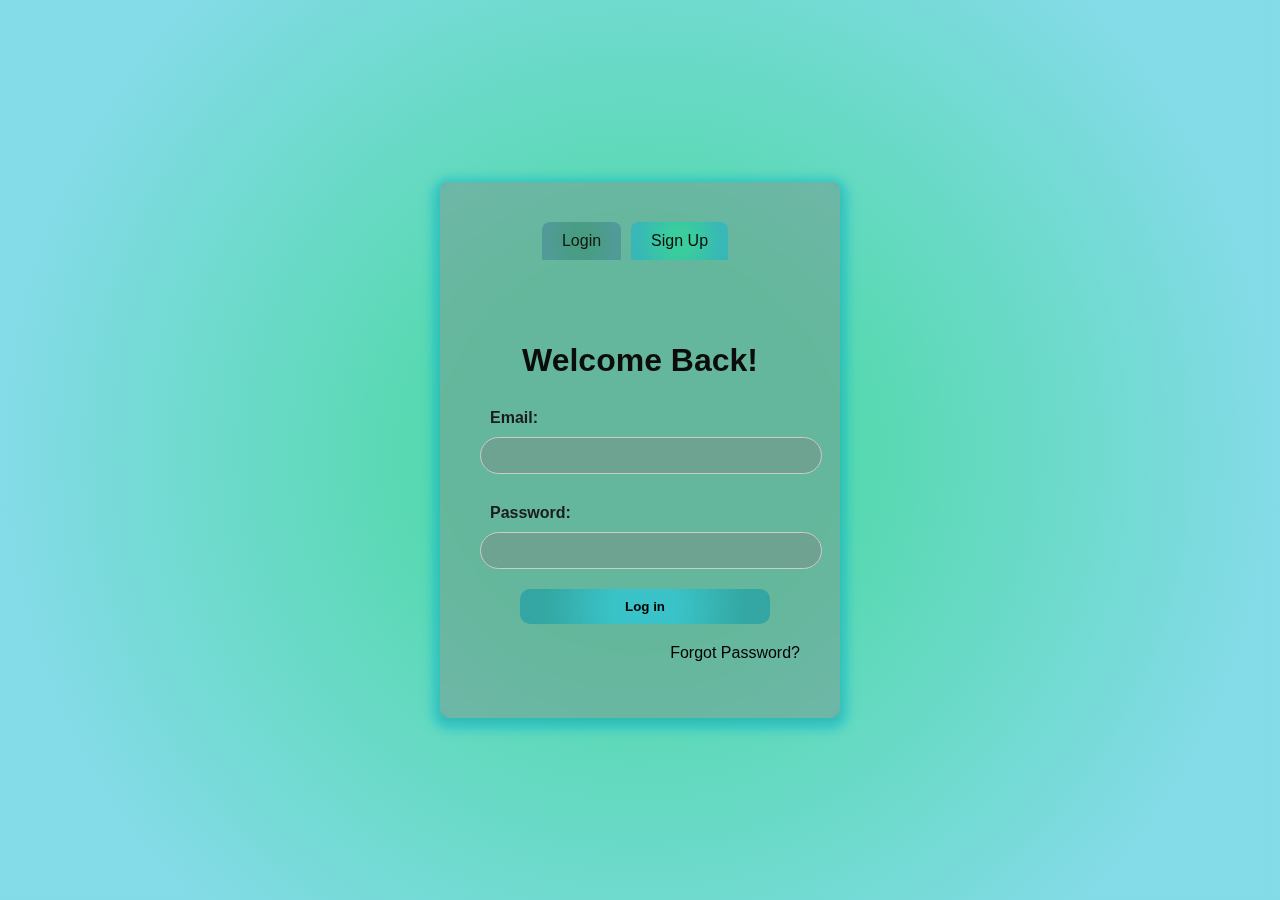
<file: login.html>
<!DOCTYPE html>
<html lang="en">
<head>
    <meta charset="UTF-8">
    <meta name="viewport" content="width=device-width, initial-scale=1.0">
    <link rel="shortcut icon" href="web dev.png" type="image/x-icon">
    <title>Login/Sign Up </title>

    <style>
        body {
            font-family: Arial, sans-serif;
            margin: 0;
            padding: 0;
            display: flex;
            justify-content: center;
            align-items: center;
            height: 100vh;
            background: rgb(86, 224, 194);
    background: radial-gradient(circle, rgba(50, 209, 156, 0.836) 24%, rgba(10, 184, 207, 0.507) 81%);
            }

        .container {
            box-shadow: 0px 4px 8px 9px rgba(6, 185, 209, 0.432);
  border-radius: 10px;

            display: flex;
            justify-content: center;
            width: 400px;
        }

        .form {
     background-color: rgba(128, 128, 128, 0.377);
    backdrop-filter: blur(5px);
            padding: 40px;
            border-radius: 8px;
            box-shadow: 0 4px 10px rgba(0, 0, 0, 0.1);
            max-width: 400px;
            width: 100%;
        }

        .tab-group {
          
            display: flex;
            justify-content: center;
            margin-bottom: 30px;
        }

        .tab {
            cursor: pointer;
            padding: 10px 20px;
            border-radius: 8px 8px 0 0;
            background: rgb(86, 224, 194);
    background: radial-gradient(circle, rgba(50, 209, 156, 0.836) 24%, rgba(10, 184, 207, 0.507) 81%);
             margin-right: 10px;
            color: rgb(14, 13, 13);
        }

        .tab.active {
            color: rgb(20, 20, 20);
            background: rgb(86, 224, 194);
    background: radial-gradient(circle, rgba(63, 156, 125, 0.836) 24%, rgba(53, 147, 160, 0.507) 81%);
    backdrop-filter: blur(5px);
        }

        .tab-content {
            position: relative;
        }

        .tab-pane {
            display: none;
            padding-top: 30px;
          
        }

        .tab-pane.active {
            display: block;
        }

        h1 {
            text-align: center;
            margin-bottom: 20px;
            font-size: 2rem;
            color: rgb(12, 12, 12);
        }

        .form-group {
            margin-bottom: 20px;
        }

        label {
            display: block;
            padding: 10px;
            color: rgb(27, 27, 27);
            font-weight: bold;
        }
        input{
            background-color: rgba(128, 128, 128, 0);
    backdrop-filter: blur(5px);
}
input:focus{
  color: rgb(24, 23, 23);
}
textarea:focus{
  color: rgb(7, 7, 7);
}
textarea{
 background-color: gray;
   
}
        input[type="text"],
        input[type="email"],
        input[type="password"] {
            width: 100%;
            padding: 10px;
            border: 1px solid #ccc;
            border-radius: 20px;
        }

        button {
            
          font-weight: bold;
            color: #000000;
            border: none;
            background: rgb(86, 224, 194);
    background: radial-gradient(circle, rgba(50, 198, 209, 0.836) 24%, rgba(4, 149, 168, 0.507) 81%);
            padding: 10px 20px;
            border-radius: 10px;
            cursor: pointer;
            margin-left: 40px;
            width: 250px;
        }

        button:hover {
            background: rgb(86, 224, 194);
    background: radial-gradient(circle, rgba(50, 209, 156, 0.836) 24%, rgba(10, 184, 207, 0.507) 81%);
        }

        .forgot {
            text-align: right;

            margin-top: 20px;
        }

        a {
            text-decoration: none;
            color: #000000;
        }

        a:hover {
            text-decoration: underline;
        }
        @media (max-width: 768px) {
    .container {
        width: 80%;
    }

    h1 {
        font-size: 24px;
    }

    .form-control {
        font-size: 14px;
    }
}
    </style>
</head>
<body>
    <div class="container">
        <div class="form">
            <div class="tab-group">
                <div class="tab active" data-tab="login">Login</div>
                <div class="tab" data-tab="signup">Sign Up</div>
            </div>

            <div class="tab-content">
                <div class="tab-pane active" data-tab="login">
                    <h1>Welcome Back!</h1>
                    <form>
                        <div class="form-group">
                            <label for="loginEmail">Email:</label>
                            <input type="email" id="loginEmail" >
                        </div>
                        <div class="form-group">
                            <label for="loginPassword">Password:</label>
                            <input type="password" id="loginPassword" >
                        </div>
                        <button  ><a href="main.html" >Log in</a></button>
                        <p class="forgot"><a href="#">Forgot Password?</a></p>
                    </form>
                </div>

                <div class="tab-pane" data-tab="signup">
                    <h1>Sign Up for Free</h1>
                    <form>
                        <div class="form-group">
                            <label for="signupName">Name:</label>
                            <input type="text" id="signupName" required>
                        </div>
                        <div class="form-group">
                            <label for="signupEmail">Email:</label>
                            <input type="email" id="signupEmail" required>
                        </div>
                        <div class="form-group">
                            <label for="signupPassword">Password:</label>
                            <input type="password" id="signupPassword" required>
                        </div>
                        <button type="submit">Sign Up</button>
                    </form>
                </div>
            </div>
        </div>
    </div>
</body>

<script>
    // Function to switch tabs and show/hide corresponding content
    function switchTab(tabName) {
        const tabs = document.querySelectorAll('.tab');
        const tabPanes = document.querySelectorAll('.tab-pane');

        tabs.forEach(tab => {
            const tabData = tab.getAttribute('data-tab');
            tab.classList.toggle('active', tabData === tabName);
        });

        tabPanes.forEach(pane => {
            const paneData = pane.getAttribute('data-tab');
            pane.classList.toggle('active', paneData === tabName);
        });
    }

    // Add click event listener to tabs to switch between login and signup forms
    const tabs = document.querySelectorAll('.tab');
    tabs.forEach(tab => {
        tab.addEventListener('click', function () {
            const tabName = this.getAttribute('data-tab');
            switchTab(tabName);
        });
    });

    // Prevent form submission (for demonstration purposes only)
    const forms = document.querySelectorAll('form');
    forms.forEach(form => {
        form.addEventListener('submit', function (event) {
            event.preventDefault();
            // Handle form submission and validation on the server-side in a real application
        });
    });
</script>
</html>
</file>
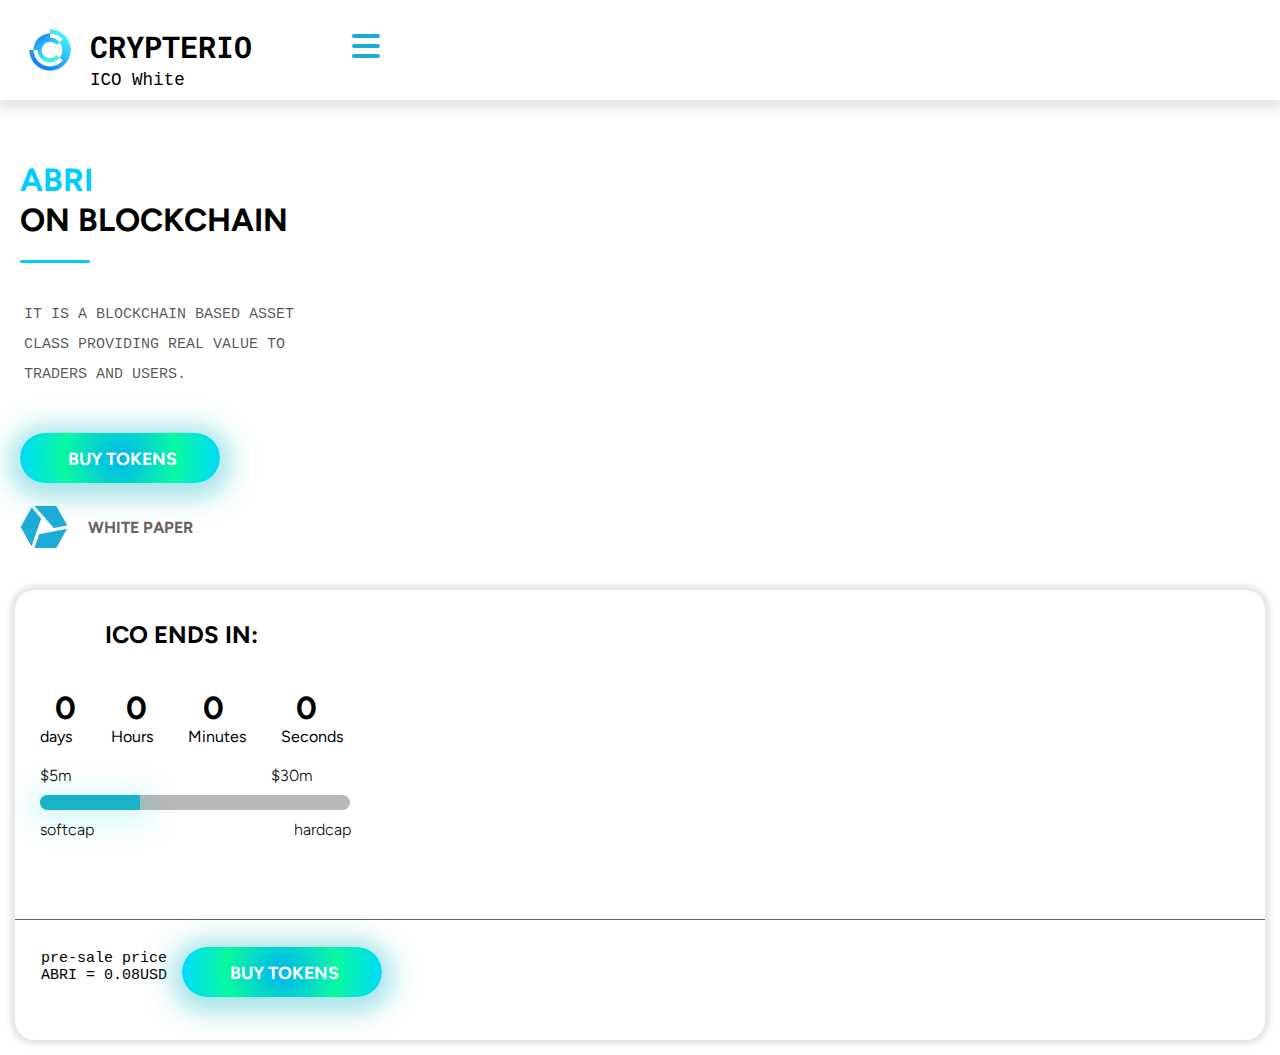
<file: main.html>
<!DOCTYPE html>
<html lang="en">

<head>
    <meta charset="UTF-8">
    <meta name="viewport" content="width=device-width, initial-scale=1.0">
  
    <link rel="stylesheet" href="main.css">
    <title>ABRItrader.com</title>
</head>

<body>
    <nav>
        <div class="logo">
            <img src="crypto.png" alt="" height="120px" width="180px">
            <pre>
    <h1>CRYPTERIO</h1>
    <h3>ICO White</h3>
</pre>



        </div>
        <div class="menu">
            <div id="icon" >
              <span class="icon" onclick="openmenu()">
                <svg xmlns="http://www.w3.org/2000/svg" height="2em" 
                viewBox="0 0 448 512"><!--! Font Awesome Free 6.4.2 by @fontawesome - https://fontawesome.com License - https://fontawesome.com/license (Commercial License) Copyright 2023 Fonticons, Inc. -->
                <style>
                    svg {
                        fill: #000000
                    }
                </style>
                <path
                    d="M0 96C0 78.3 14.3 64 32 64H416c17.7 0 32 14.3 32 32s-14.3 32-32 32H32C14.3 128 0 113.7 0 96zM0 256c0-17.7 14.3-32 32-32H416c17.7 0 32 14.3 32 32s-14.3 32-32 32H32c-17.7 0-32-14.3-32-32zM448 416c0 17.7-14.3 32-32 32H32c-17.7 0-32-14.3-32-32s14.3-32 32-32H416c17.7 0 32 14.3 32 32z" />
            </svg>
              </span>
            </div>
            <div id="details">
                <div id="closemenu" onclick="closemenu()">
                    <h3>&times;</h3>
                </div>
                <h1>Overview</h1>
                <h1>About STMX</h1>
                <h1>How it Works</h1>
                <h1>Token</h1>
                <h1>Road Map</h1>
                <h1>Team</h1>
                <select name="" id="">
                    <option value="">Eng</option>
                    <option value="">Urdu</option>
                </select>
            </div>
        </div>
    </nav>
    <main>
        <div class="space"></div>
        <div class="coin">
            <span class="abri"><h1>ABRI</h1></span><br>
            <span class="block"><h1>ON BLOCKCHAIN</h1></span>
            <div class="line">

            </div>

        </div>
        <div class="info">
            <pre>
                IT IS A BLOCKCHAIN BASED ASSET 
                CLASS PROVIDING REAL VALUE TO 
                TRADERS AND USERS.
            </pre>
        </div>
        <div class="button">
            <button><h1>BUY TOKENS</h1></button>
        </div>
        <div class="install">
            <div class="installpic"><svg xmlns="http://www.w3.org/2000/svg" height="3em" viewBox="0 0 512 512"><!--! Font Awesome Free 6.4.2 by @fontawesome - https://fontawesome.com License - https://fontawesome.com/license (Commercial License) Copyright 2023 Fonticons, Inc. --><style>svg{fill:#1dacd8}</style><path d="M153.384,480H387.113L502.554,275.765,204.229,333.211ZM504.726,240.078,387.113,32H155.669L360.23,267.9ZM124.386,48.809,7.274,256,123.236,461.154,225.627,165.561Z"/></svg></div>
            <div class="installname"><h1>WHITE PAPER</h1></div>
        </div>
        <div class="value">
            <div class="lightgreen">
                <div class="time">
                    <h1>ICO ENDS IN:</h1>
                </div>
                <div id="time">
                    <div class="days">
                        <h1>0</h1>
                        days
                    </div>
                    <div class="days">
                        <h1>0</h1>
                        Hours
                    </div>
                    <div class="days">
                        <h1>0</h1>
                        Minutes
                    </div>
                    <div class="days">
                        <h1>0</h1>
                        Seconds
                    </div>
                </div>
                <div class="cap">
                    <div class="softcap">$5m</div>
                    <div class="hardcap">$30m</div>
                   </div>
                <div class="range">
                    <div class="rangelimit"></div>
                    <div class="rangevalue"></div>
                   <div class="cap">
                    <div class="softcap">softcap</div>
                    <div class="hardcap">hardcap</div>
                   </div>
                </div>
                <div class="space"></div>
            </div>
            <div id="line"></div>
            <div class="price">
                <div class="pricee">
                    <pre>
                        pre-sale price
                        ABRI = 0.08USD
                    </pre>
                </div>
                <div class="button">
                    <button><h1>BUY TOKENS</h1></button>
                </div>
            </div>
        </div>
    </main>
</body>
<script src="script.js"></script>
</html>
</file>
<file: main.css>
@import url('https://fonts.googleapis.com/css2?family=Roboto+Mono:wght@600&display=swap');
@import url('https://fonts.googleapis.com/css2?family=Bree+Serif&display=swap');
@import url('https://fonts.googleapis.com/css2?family=Figtree:wght@600&display=swap');

* {
    margin: 0%;
    padding: 0%;
}
body{
    font-family: 'Figtree', sans-serif;
}

nav {
    display: flex;
    height: 100px;
    box-shadow: 0px 5px 11px 4px rgba(0, 0, 0, 0.1);
}

nav div {
    display: flex;
    height: 70px;

}

.logo img {
    margin-top: -10px;
    margin-left: -40px;
    overflow: hidden;
}

.logo h3 {
    margin-top: -30px;

    font-weight: lighter;
}

.logo h1 {
    margin-top: 10px;
    font-weight: bolder;
    font-family: 'Roboto Mono', monospace;
}

.logo h3,
h1 {

    margin-left: -50px;
}

#details {
    transition: 0.3s ease;
    position: absolute;
    display: flex;
    flex-direction: column;
    margin-left: -60%;
    height: 600px;
    width: 0px;
    border-radius: 0px 0px 20px 20px;
    box-shadow: 7px 4px 11px 0px rgba(0,0,0,0.1);
    overflow: hidden;
    background-color: rgb(255, 255, 255);
}

#details h1 {
    line-height: 80px;
    color: rgb(54, 51, 51);
    margin-left: 20px;
}
#details select{
    width: 50px;
    margin-left: 20px;
    
}

#details h3 {
    font-size: 3rem;
    margin-left: 130px;
}

#icon {
    padding: 30px;
    margin-left: 70px;
}

.space {

    height: 70px;
   
}

.coin {
    margin-top: -70px;
    height: 40px;
    line-height: 20px;
    padding: 70px;
    
}

.line {
    height: 3px;
    margin-left: -50px;
    margin-top: 30px;
    border-radius: 20px;
    width: 70px;
   background-color: rgb(0, 204, 255);
}

.info {
    font-family: 'Figtree', sans-serif;
    margin-top: -10px;
    padding: 30px;
   font-weight: 300;
    margin-left: -150px;
    line-height: 30px;
    font-size: 1rem;
    color: rgba(20, 20, 20, 0.726);
}

.abri {
    font-family: 'Figtree', sans-serif;
    word-spacing: -20px;
    color: rgb(0, 204, 255);
}

.block {
    font-family: 'Figtree', sans-serif;

}

.button button {
    height: 30px;
    width: 200px;
    margin-top: -20px;
    box-shadow: 0px 4px 26px 11px rgba(32, 187, 192, 0.418);
    margin-left: 20px;
    padding: 25px;
    background: rgb(0, 180, 242);
    background: radial-gradient(circle, rgba(0, 180, 242, 1) 0%, rgba(8, 249, 161, 1) 55%, rgba(0, 215, 255, 1) 100%);
    border-radius: 25px;
    border: none;
}
.button h1{
    font-family: 'Figtree', sans-serif;
    font-weight: bolder;
    font-size: 1.1rem;
    margin-top: -10px;
    margin-left: 5px;
    color: white;
}
.install{
    display: flex;
    padding: 20px;
}
.install h1{
    color: rgb(102, 98, 98);
    font-family: 'Figtree', sans-serif;
    font-size: 1rem;
    margin-left: 20px;
    margin-top: 15px;
    font-weight: bolder;
}
#time{
    display: flex;
}
.value{
    font-family: 'Figtree', sans-serif;
   margin: 15px;
    background-color: rgb(255, 255, 255);
    box-shadow: 0px 0px 5px 5px rgba(0,0,0,0.1);
    border-radius: 20px;
    height: 450px;
}
.time h1{
   margin-left: 60px;
   padding: 30px;
   font-size: 1.5rem;
}
.days{
    padding: 10px;
    margin-left: 15px;
}
.days h1{
    margin-left: 15px;
}
.range{
   
   word-spacing: 50px;
}
.rangelimit{
   
    width: 310px;
    margin-left: 25px;
    background-color: rgba(128, 128, 128, 0.555);
    height: 15px;
    border-radius: 20px;
}
.rangevalue{
    
    width: 100px;
    margin-top: -15px;
    margin-left: 25px;
    background-color: rgb(25, 179, 199);
    height: 15px;
    box-shadow: 0px 4px 26px 11px rgba(18, 214, 214, 0.151);
    border-radius: 20px 0px 0px 20px;
}
.cap{
    display: flex;
    padding: 10px;
    font-weight: lighter;
}
.softcap{
margin-left: 15px;
}
.hardcap{
margin-left: 200px;
}
#line{
    height: 1px;
    background-color: rgba(71, 67, 67, 0.829);
}
.price{
    display: flex;
    margin-left: -190px;
    margin-top: 30px;
}
pre{
    font-size: 15px;
}
.value button{
    margin-left: 15px;
    margin-top: -3px;
}
</file>
